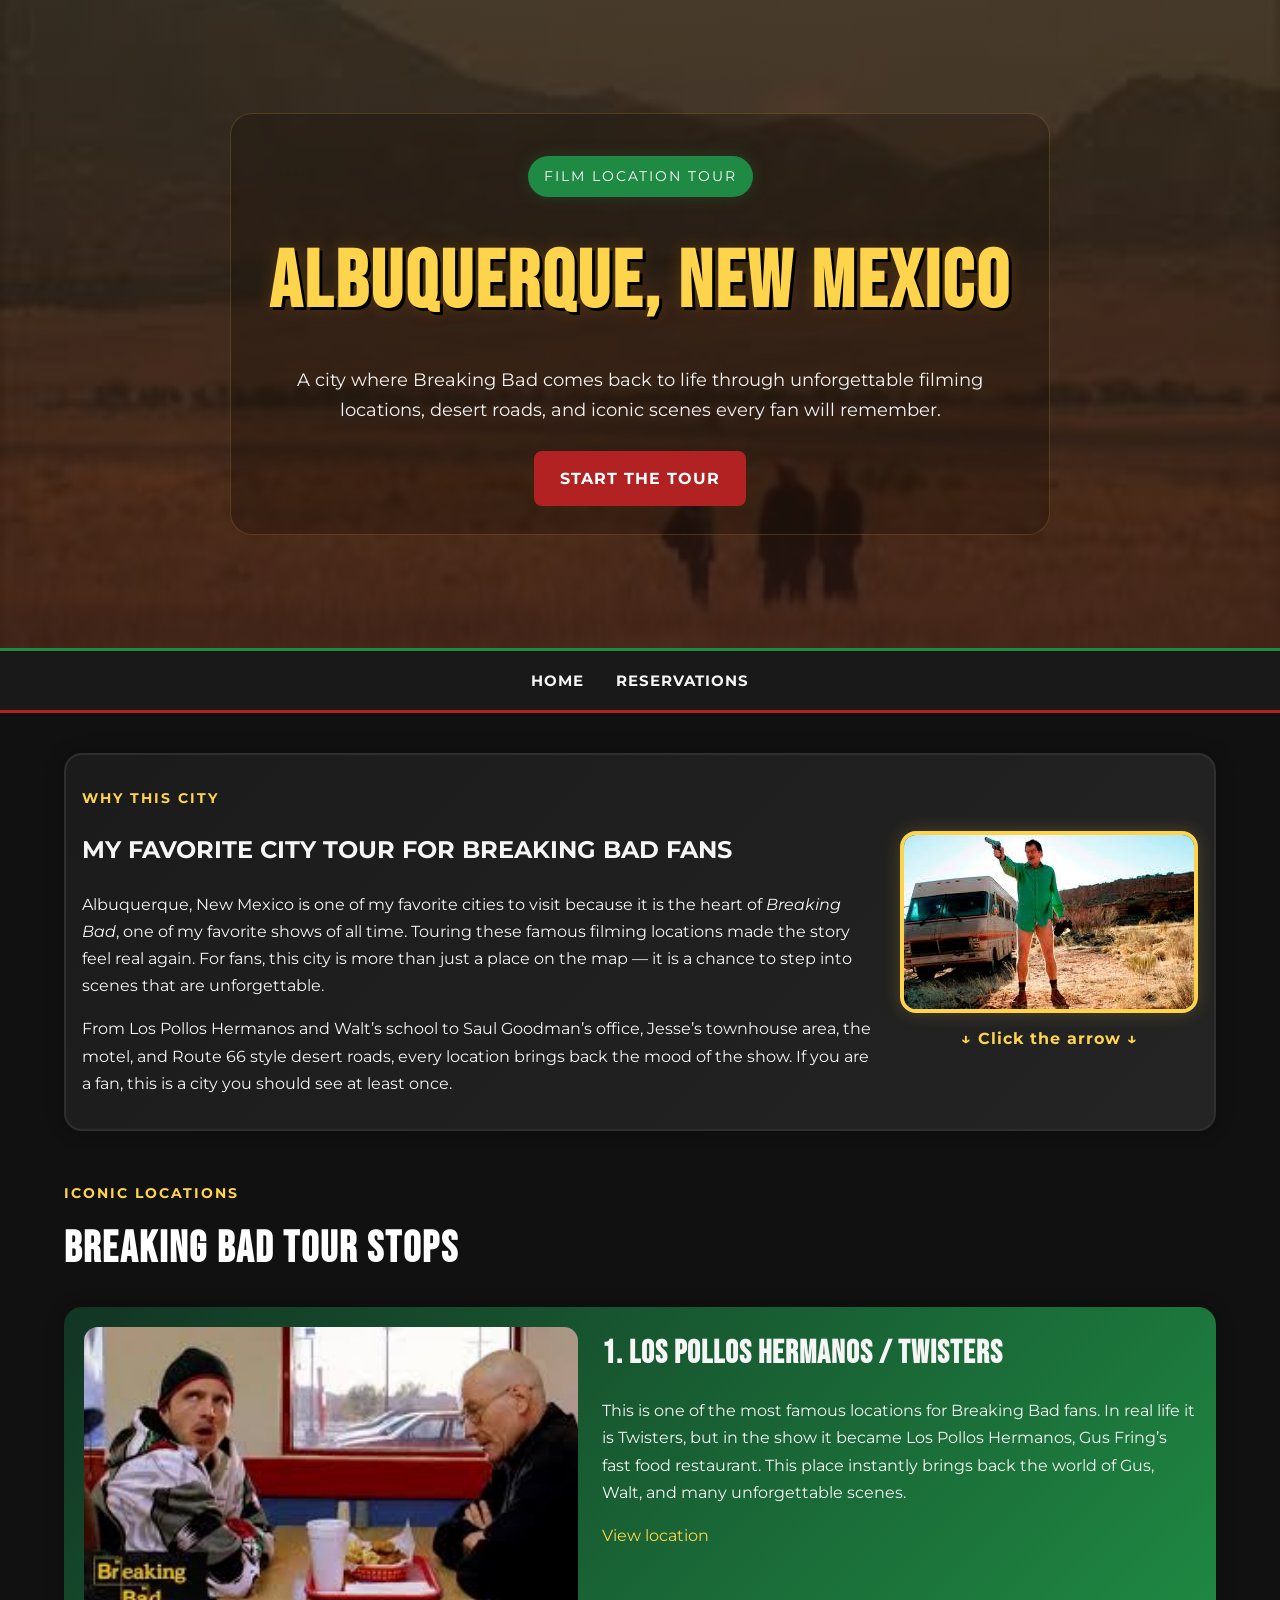
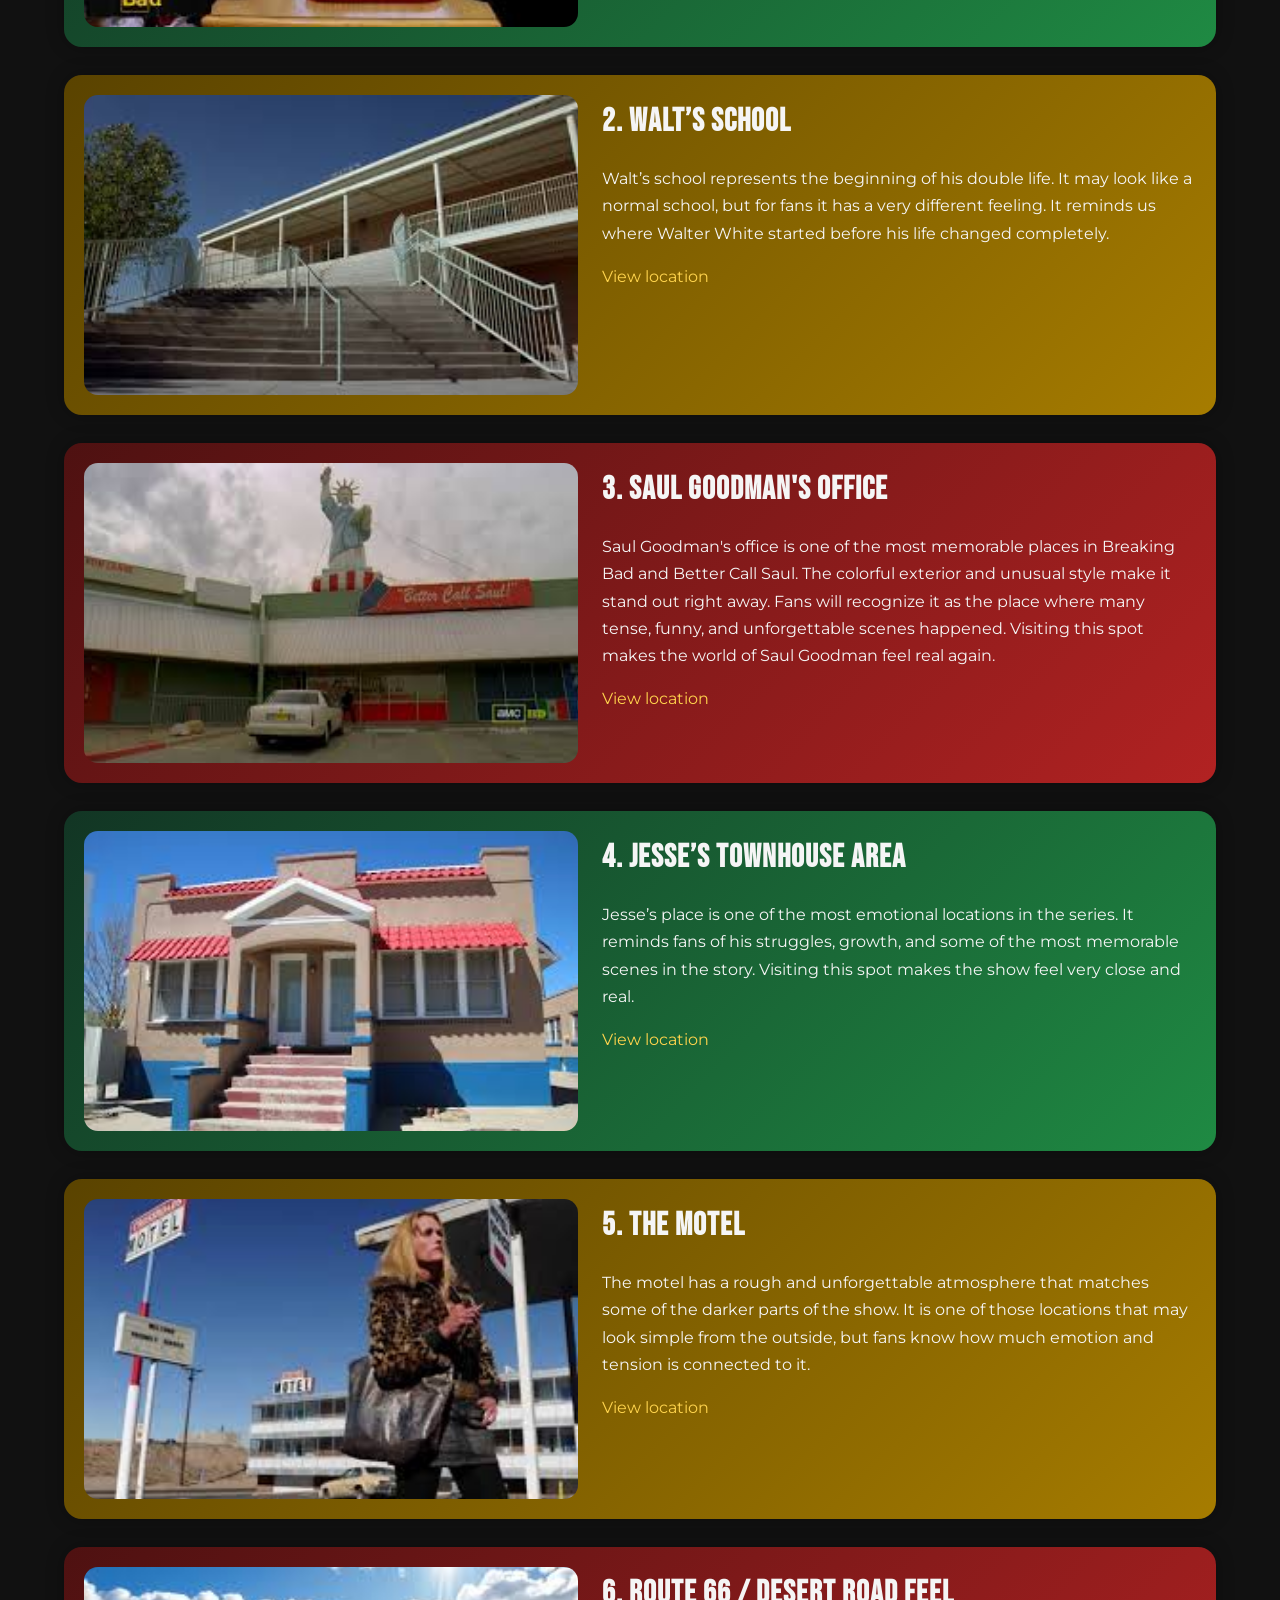
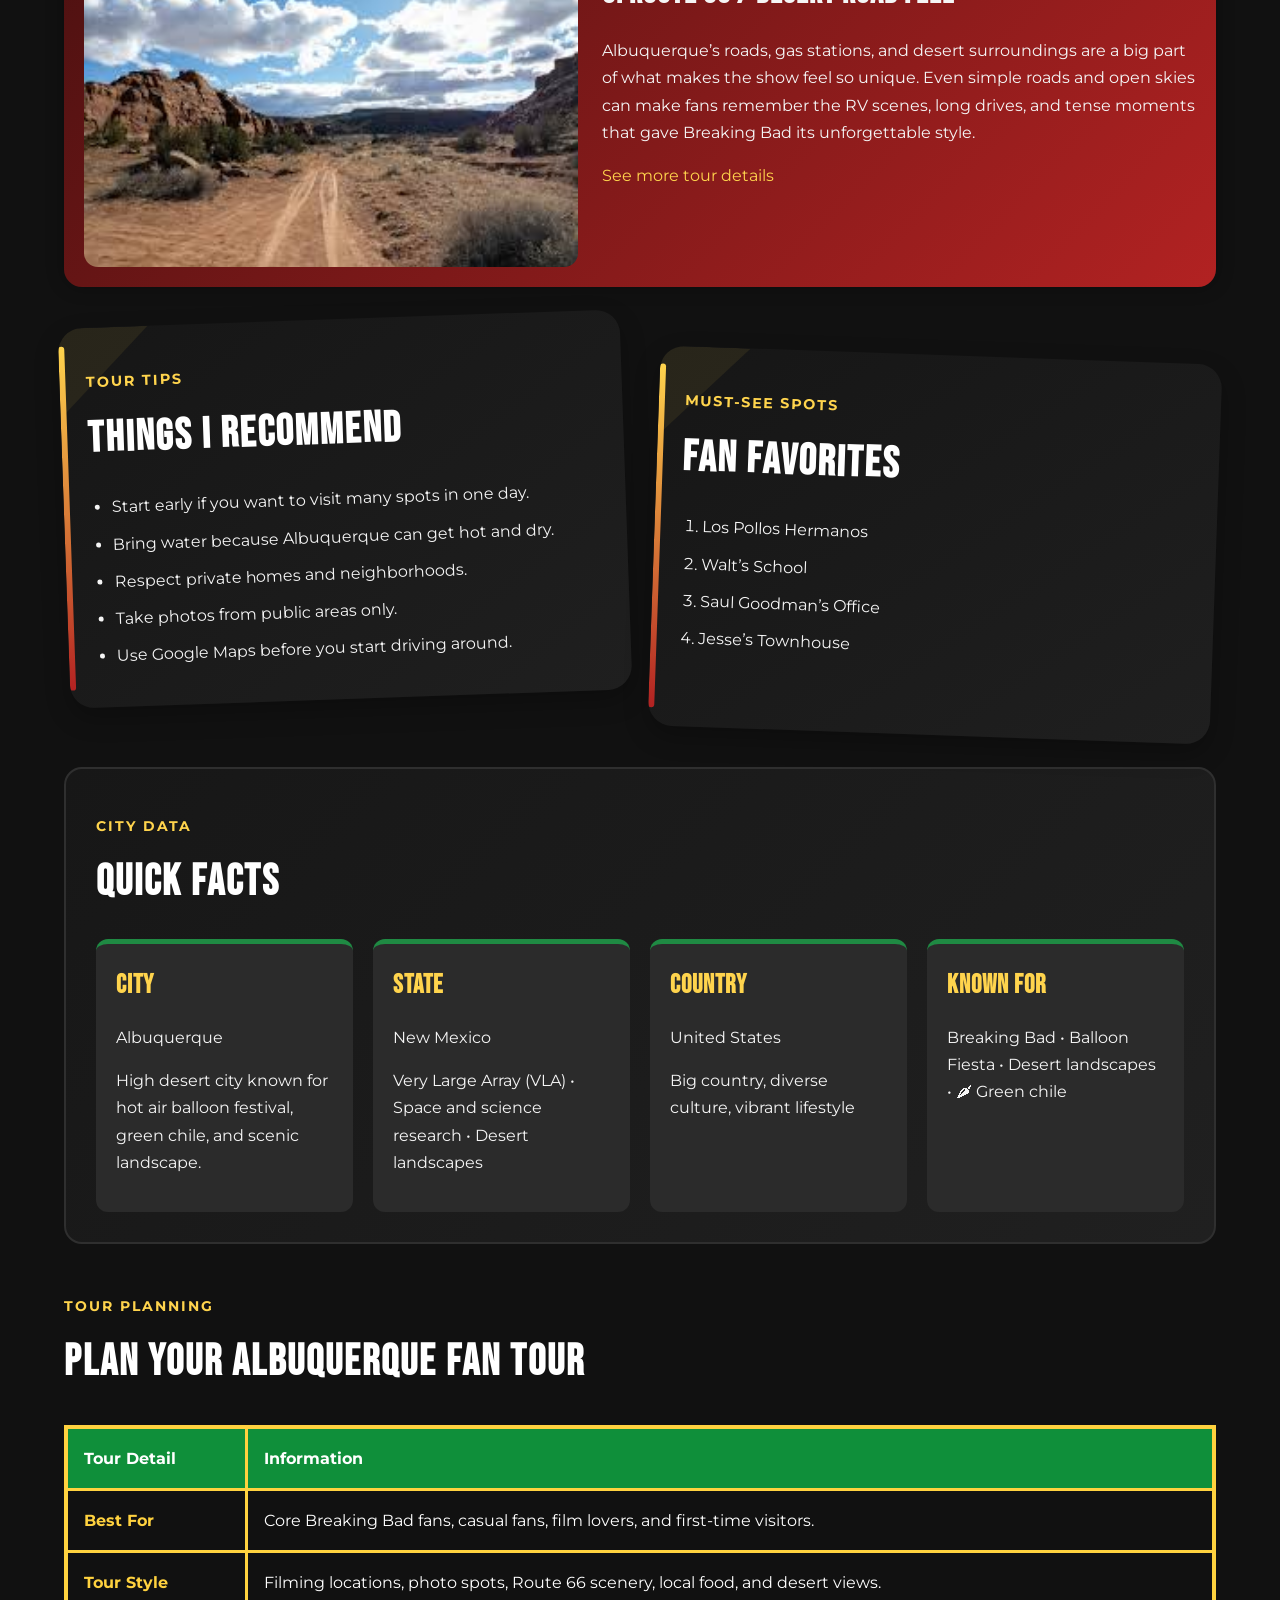
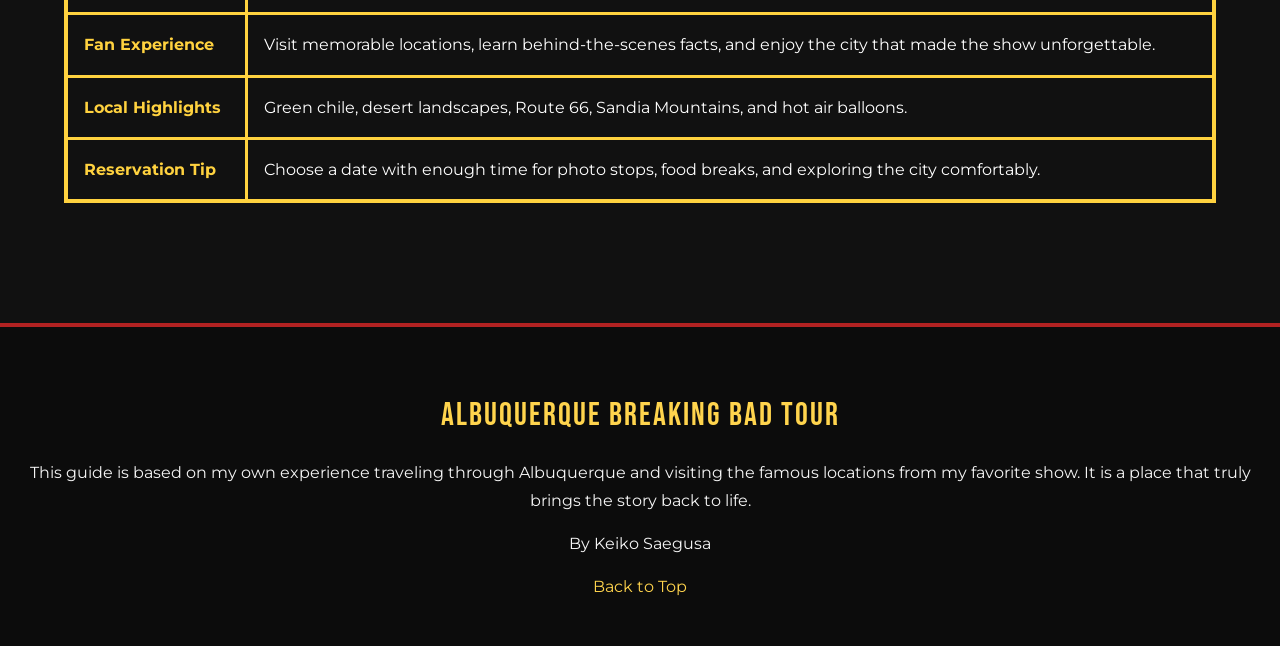
<file: Index.html>
<!DOCTYPE html>
<html lang="en">
<head>
  <meta charset="UTF-8">
  <meta name="viewport" content="width=device-width, initial-scale=1.0">
  <title>Albuquerque, New Mexico | Breaking Bad Tour</title>

  <link rel="preconnect" href="https://fonts.googleapis.com">
  <link rel="preconnect" href="https://fonts.gstatic.com" crossorigin>
  <link href="https://fonts.googleapis.com/css2?family=Bebas+Neue&family=Montserrat:wght@400;500;700&display=swap" rel="stylesheet">

  <link rel="stylesheet" href="styles.css">
</head>

<body>

  <header id="top" class="hero">
    <div class="hero-overlay">
      <p class="hero-tag">FILM LOCATION TOUR</p>
      <h1>ALBUQUERQUE, NEW MEXICO</h1>
      <p class="hero-subtitle">
        A city where Breaking Bad comes back to life through unforgettable filming locations,
        desert roads, and iconic scenes every fan will remember.
      </p>
      <a href="#intro" class="hero-button">Start the Tour</a>
    </div>
  </header>

  <nav>
    <a href="index.html">Home</a>
    <a href="reservations.html">Reservations</a>
  </nav>

  <main class="container">

    <section id="intro" class="intro-section">
      <div class="intro-text">
        <p class="section-label">WHY THIS CITY</p>
        <h1>
          MY FAVORITE CITY TOUR FOR BREAKING
          <span class="no-break">BAD FANS</span>
        </h1>
        <p>
          Albuquerque, New Mexico is one of my favorite cities to visit because it is the heart of
          <em>Breaking Bad</em>, one of my favorite shows of all time. Touring these famous filming locations
          made the story feel real again. For fans, this city is more than just a place on the map — it is
          a chance to step into scenes that are unforgettable.
        </p>
        <p>
          From Los Pollos Hermanos and Walt’s school to Saul Goodman’s office, Jesse’s townhouse area, the motel,
          and Route 66 style desert roads, every location brings back the mood of the show. If you are a fan,
          this is a city you should see at least once.
        </p>
      </div>

      <div class="click-photo" onclick="this.classList.toggle('jump')">
        <img src="OpeningSeen.jpg" alt="Famous opening scene view">
        <div class="photo-arrow">↓ Click the arrow ↓</div>
      </div>
    </section>

    <section id="spots">
      <p class="section-label">ICONIC LOCATIONS</p>
      <h2 class="section-title">Breaking Bad Tour Stops</h2>

      <article class="tour-card card-green">
        <div class="tour-image">
          <img src="LosPollosHermanos.jpg" alt="Los Pollos Hermanos filming location">
        </div>
        <div class="tour-text">
          <h3>1. Los Pollos Hermanos / Twisters</h3>
          <p>
            This is one of the most famous locations for Breaking Bad fans. In real life it is Twisters,
            but in the show it became Los Pollos Hermanos, Gus Fring’s fast food restaurant. This place
            instantly brings back the world of Gus, Walt, and many unforgettable scenes.
          </p>
          <p>
            <a href="https://www.google.com/maps/search/4275+Isleta+Blvd+SW,+Albuquerque,+NM+87105" target="_blank">View location</a>
          </p>
        </div>
      </article>

      <article class="tour-card card-yellow">
        <div class="tour-image">
          <img src="Highschool.jpg" alt="Walt's school">
        </div>
        <div class="tour-text">
          <h3>2. Walt’s School</h3>
          <p>
            Walt’s school represents the beginning of his double life. It may look like a normal school,
            but for fans it has a very different feeling. It reminds us where Walter White started before
            his life changed completely.
          </p>
          <p>
            <a href="https://www.google.com/maps/search/Rio+Rancho+High+School,+301+Loma+Colorado+Blvd+NE,+Rio+Rancho,+NM+87124" target="_blank">View location</a>
          </p>
        </div>
      </article>

      <article class="tour-card card-red">
        <div class="tour-image">
          <img src="Saulgoodman.jpg" alt="Saul Goodman's Office">
        </div>
        <div class="tour-text">
          <h3>3. Saul Goodman's Office</h3>
          <p>
            Saul Goodman's office is one of the most memorable places in Breaking Bad and Better Call Saul.
            The colorful exterior and unusual style make it stand out right away.
            Fans will recognize it as the place where many tense, funny, and unforgettable scenes happened.
            Visiting this spot makes the world of Saul Goodman feel real again.
          </p>
          <p>
            <a href="https://maps.google.com/?q=9800+Montgomery+Blvd+NE,+Albuquerque,+NM" target="_blank">View location</a>
          </p>
        </div>
      </article>

      <article class="tour-card card-green">
        <div class="tour-image">
          <img src="Jessy'shome.jpg" alt="Jesse's home">
        </div>
        <div class="tour-text">
          <h3>4. Jesse’s Townhouse Area</h3>
          <p>
            Jesse’s place is one of the most emotional locations in the series. It reminds fans of his struggles,
            growth, and some of the most memorable scenes in the story. Visiting this spot makes the show feel
            very close and real.
          </p>
          <p>
            <a href="https://www.google.com/maps/search/322+16th+St+SW,+Albuquerque,+NM+87104" target="_blank">View location</a>
          </p>
        </div>
      </article>

      <article class="tour-card card-yellow">
        <div class="tour-image">
          <img src="CrossMotel2.jpg" alt="Crossroads Motel">
        </div>
        <div class="tour-text">
          <h3>5. The Motel</h3>
          <p>
            The motel has a rough and unforgettable atmosphere that matches some of the darker parts of the show.
            It is one of those locations that may look simple from the outside, but fans know how much emotion
            and tension is connected to it.
          </p>
          <p>
            <a href="https://www.google.com/maps/search/Crossroads+Motel,+1001+Central+Ave+NE,+Albuquerque,+NM" target="_blank">View location</a>
          </p>
        </div>
      </article>

      <article class="tour-card card-red">
        <div class="tour-image">
          <img src="Route66.jpg" alt="Route 66 in Albuquerque">
        </div>
        <div class="tour-text">
          <h3>6. Route 66 / Desert Road Feel</h3>
          <p>
            Albuquerque’s roads, gas stations, and desert surroundings are a big part of what makes the show
            feel so unique. Even simple roads and open skies can make fans remember the RV scenes, long drives,
            and tense moments that gave Breaking Bad its unforgettable style.
          </p>
          <p>
            <a href="https://www.visitalbuquerque.org/about-abq/film-tourism/breaking-bad/" target="_blank">See more tour details</a>
          </p>
        </div>
      </article>
    </section>

    <section id="tips" class="tips-section">
      <div class="tips-box tips-left">
        <p class="section-label">TOUR TIPS</p>
        <h2>Things I Recommend</h2>
        <ul>
          <li>Start early if you want to visit many spots in one day.</li>
          <li>Bring water because Albuquerque can get hot and dry.</li>
          <li>Respect private homes and neighborhoods.</li>
          <li>Take photos from public areas only.</li>
          <li>Use Google Maps before you start driving around.</li>
        </ul>
      </div>

      <div class="tips-box tips-right">
        <p class="section-label">MUST-SEE SPOTS</p>
        <h2>Fan Favorites</h2>
        <ol>
          <li>Los Pollos Hermanos</li>
          <li>Walt’s School</li>
          <li>Saul Goodman’s Office</li>
          <li>Jesse’s Townhouse</li>
        </ol>
      </div>
    </section>

    <section id="citydata" class="data-section">
      <p class="section-label">CITY DATA</p>
      <h2>Quick Facts</h2>

      <div class="data-grid">
        <div class="data-card">
          <h3>City</h3>
          <p>Albuquerque</p>
          <p class="sub-text">
            High desert city known for hot air balloon festival, green chile, and scenic landscape.
          </p>
        </div>

        <div class="data-card">
          <h3>State</h3>
          <p>New Mexico</p>
          <p class="sub-text">
            Very Large Array (VLA) • Space and science research • Desert landscapes
          </p>
        </div>

        <div class="data-card">
          <h3>Country</h3>
          <p>United States</p>
          <p class="sub-text">
            Big country, diverse culture, vibrant lifestyle
          </p>
        </div>

        <div class="data-card">
          <h3>Known For</h3>
          <p>Breaking Bad • Balloon Fiesta • Desert landscapes • 🌶 Green chile</p>
        </div>
      </div>
    </section>

    <section class="tour-info">
      <p class="section-label">TOUR PLANNING</p>
      <h2>Plan Your Albuquerque Fan Tour</h2>

      <table class="tour-table" style="width: 100%; border-collapse: collapse; border: 4px solid #ffd23f; margin-top: 25px;">
        <thead>
          <tr>
            <th style="border: 3px solid #ffd23f; padding: 16px; background-color: #0f8f3a; color: white; text-align: left;">Tour Detail</th>
            <th style="border: 3px solid #ffd23f; padding: 16px; background-color: #0f8f3a; color: white; text-align: left;">Information</th>
          </tr>
        </thead>

        <tbody>
          <tr>
            <td style="border: 3px solid #ffd23f; padding: 16px; color: #ffd23f; font-weight: bold;">Best For</td>
            <td style="border: 3px solid #ffd23f; padding: 16px; color: white;">Core Breaking Bad fans, casual fans, film lovers, and first-time visitors.</td>
          </tr>

          <tr>
            <td style="border: 3px solid #ffd23f; padding: 16px; color: #ffd23f; font-weight: bold;">Tour Style</td>
            <td style="border: 3px solid #ffd23f; padding: 16px; color: white;">Filming locations, photo spots, Route 66 scenery, local food, and desert views.</td>
          </tr>

          <tr>
            <td style="border: 3px solid #ffd23f; padding: 16px; color: #ffd23f; font-weight: bold;">Fan Experience</td>
            <td style="border: 3px solid #ffd23f; padding: 16px; color: white;">Visit memorable locations, learn behind-the-scenes facts, and enjoy the city that made the show unforgettable.</td>
          </tr>

          <tr>
            <td style="border: 3px solid #ffd23f; padding: 16px; color: #ffd23f; font-weight: bold;">Local Highlights</td>
            <td style="border: 3px solid #ffd23f; padding: 16px; color: white;">Green chile, desert landscapes, Route 66, Sandia Mountains, and hot air balloons.</td>
          </tr>

          <tr>
            <td style="border: 3px solid #ffd23f; padding: 16px; color: #ffd23f; font-weight: bold;">Reservation Tip</td>
            <td style="border: 3px solid #ffd23f; padding: 16px; color: white;">Choose a date with enough time for photo stops, food breaks, and exploring the city comfortably.</td>
          </tr>
        </tbody>
      </table>
    </section>

  </main>

  <footer>
    <p class="footer-title">ALBUQUERQUE BREAKING BAD TOUR</p>
    <p>
      This guide is based on my own experience traveling through Albuquerque and visiting the famous locations from my favorite show.
      It is a place that truly brings the story back to life.
    </p>
    <p class="footer-author">By Keiko Saegusa</p>
    <p><a href="#top">Back to Top</a></p>
  </footer>

</body>
</html>
</file>
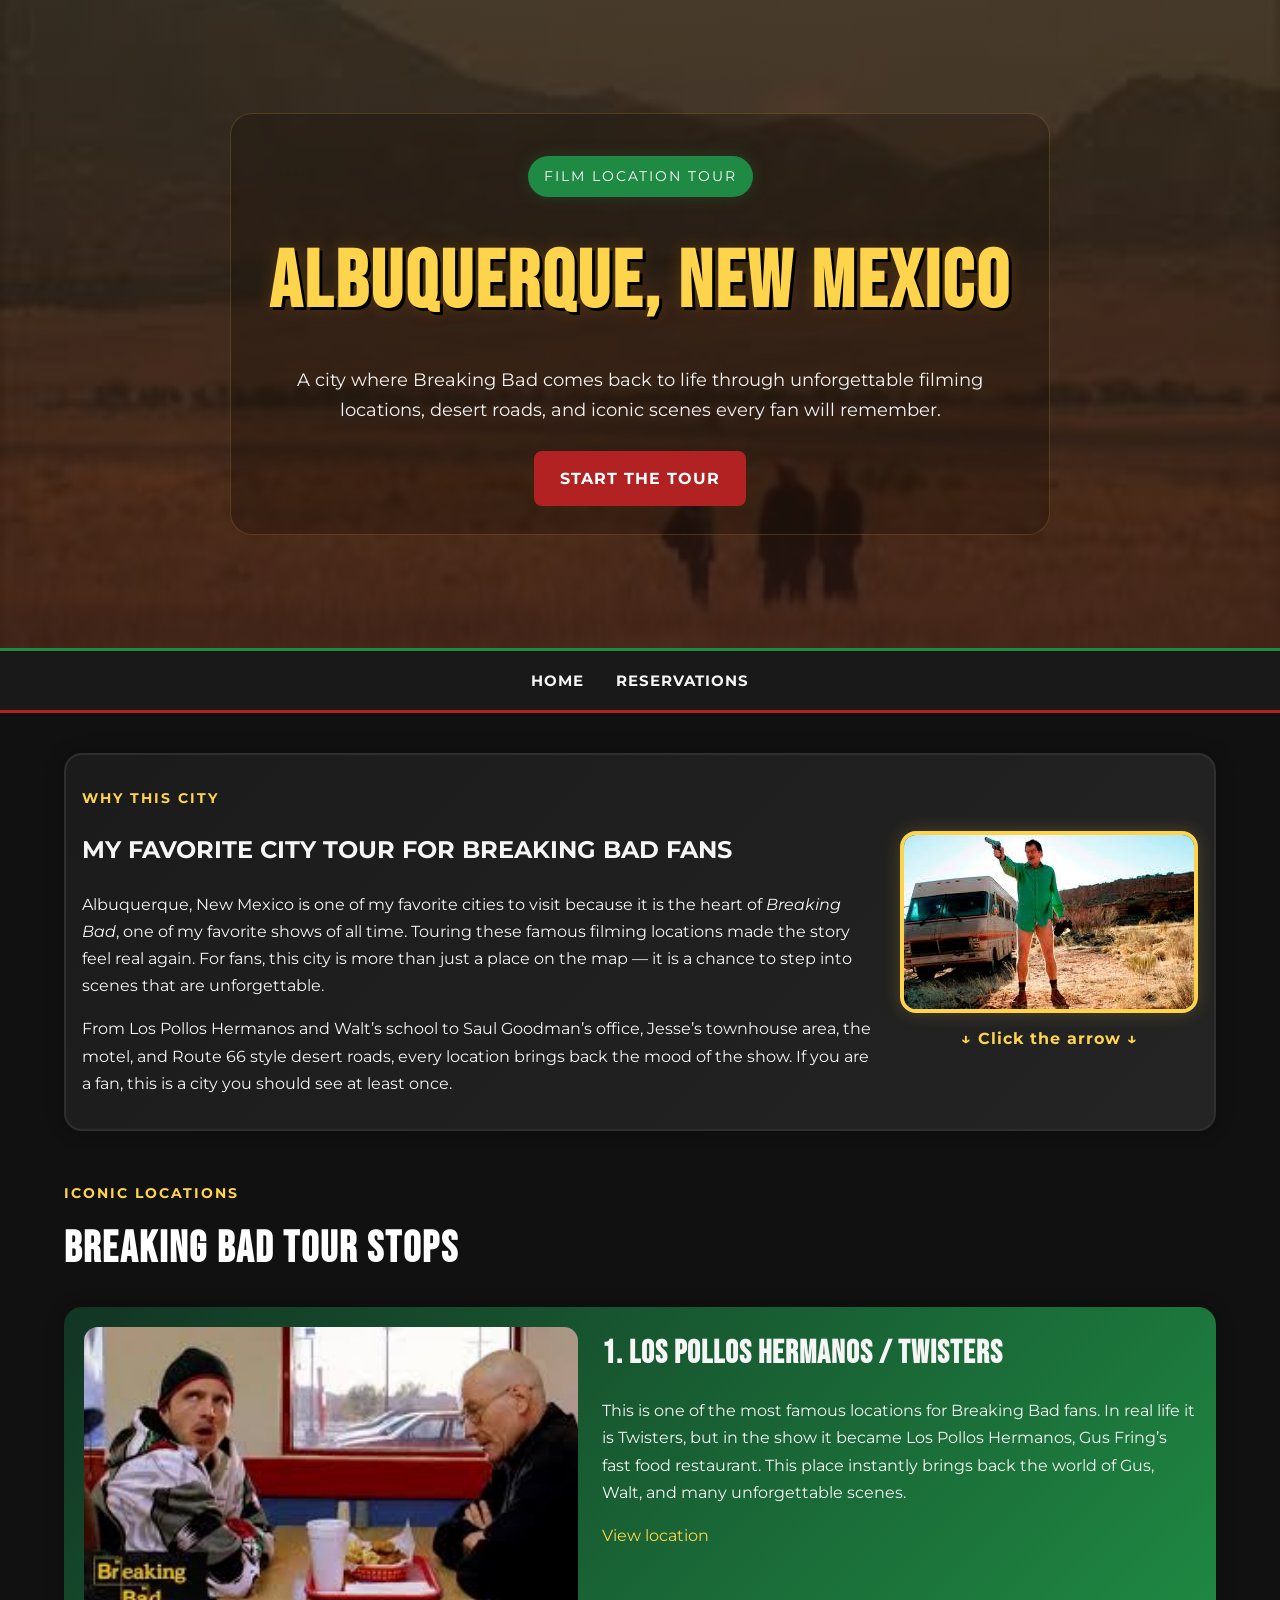
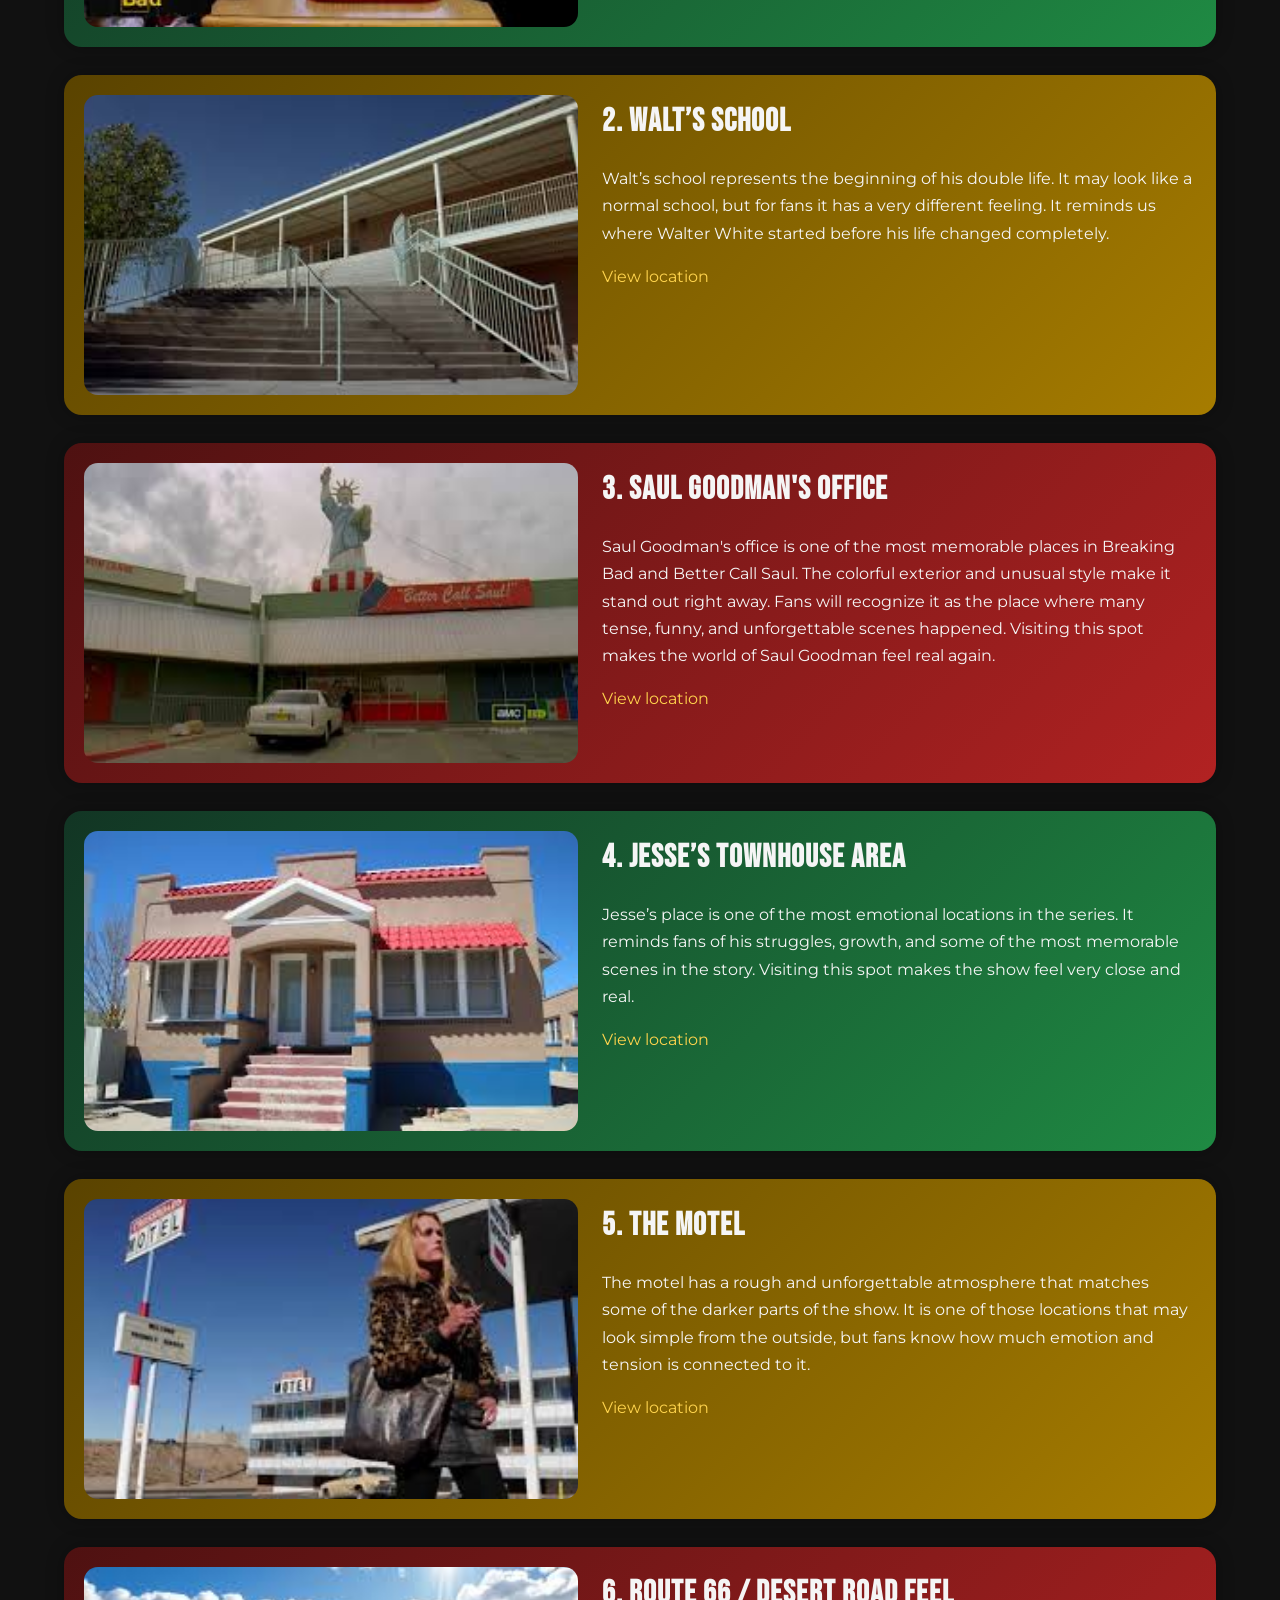
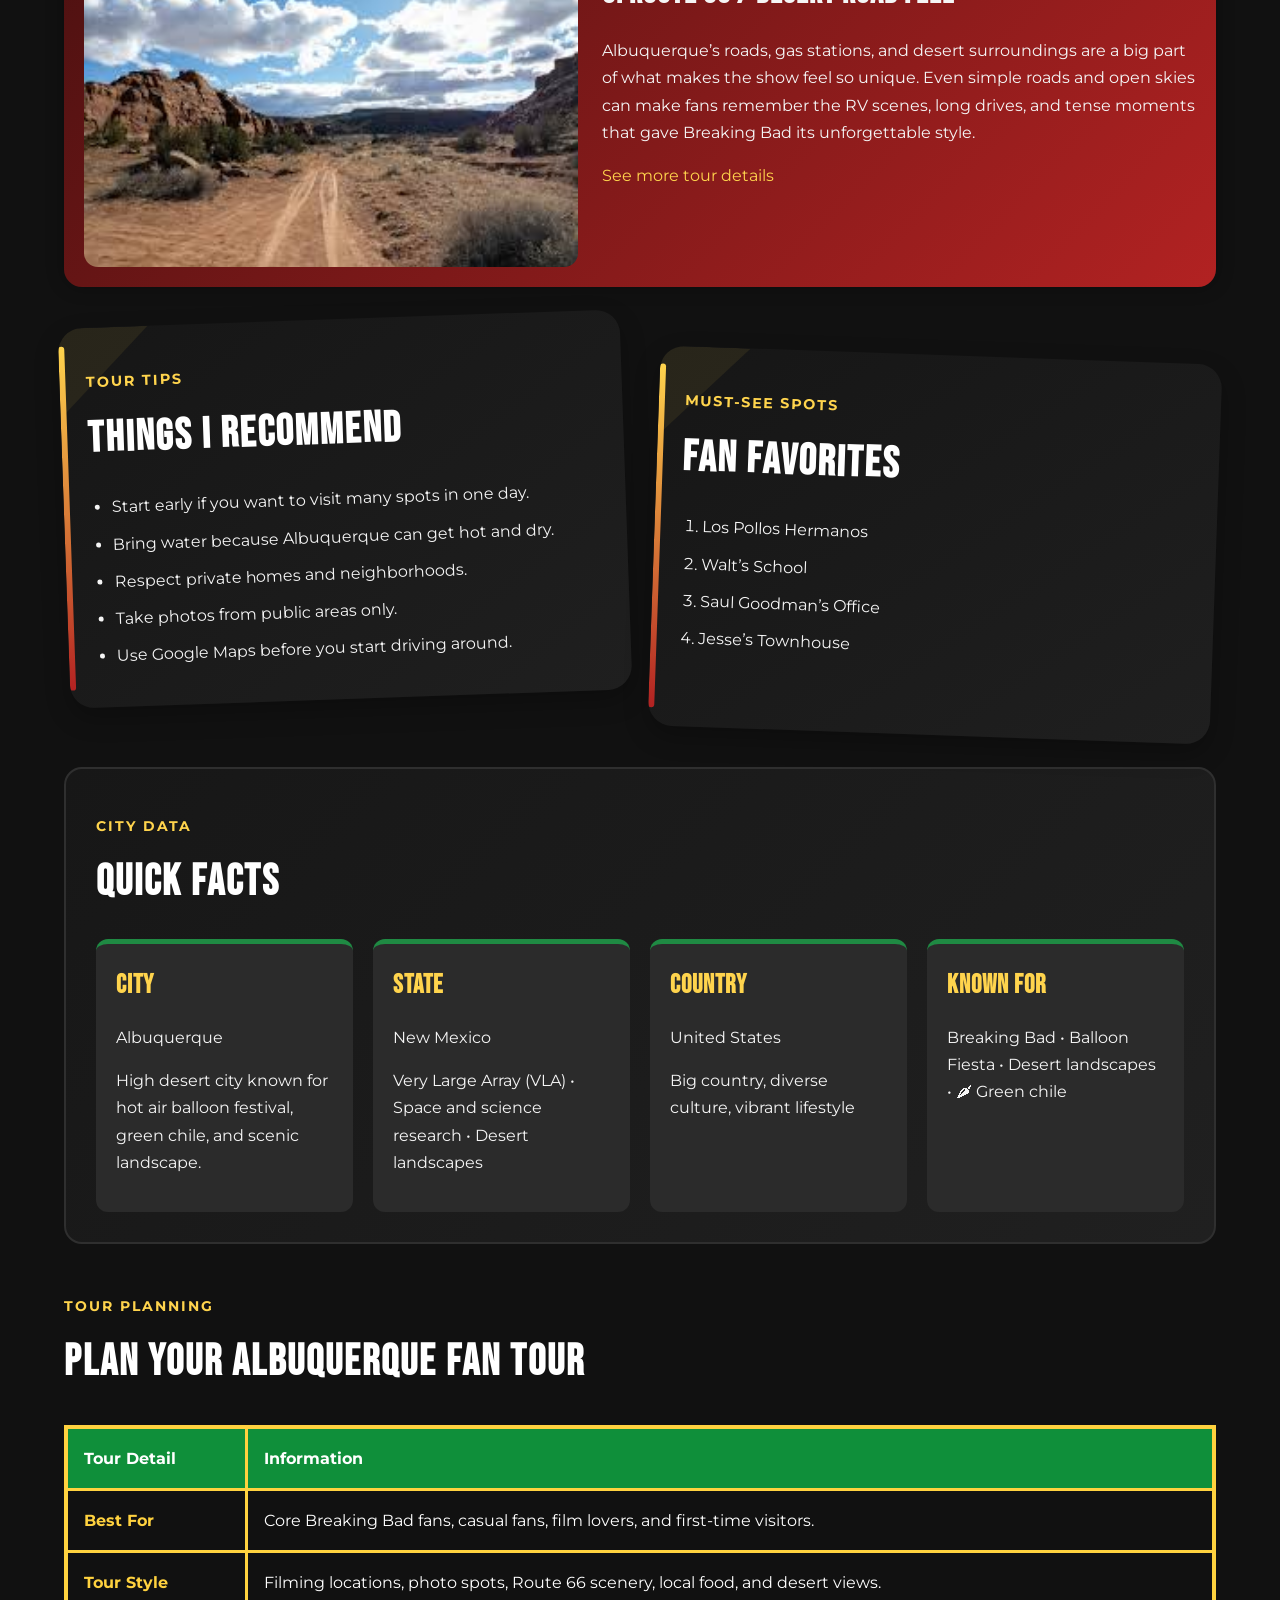
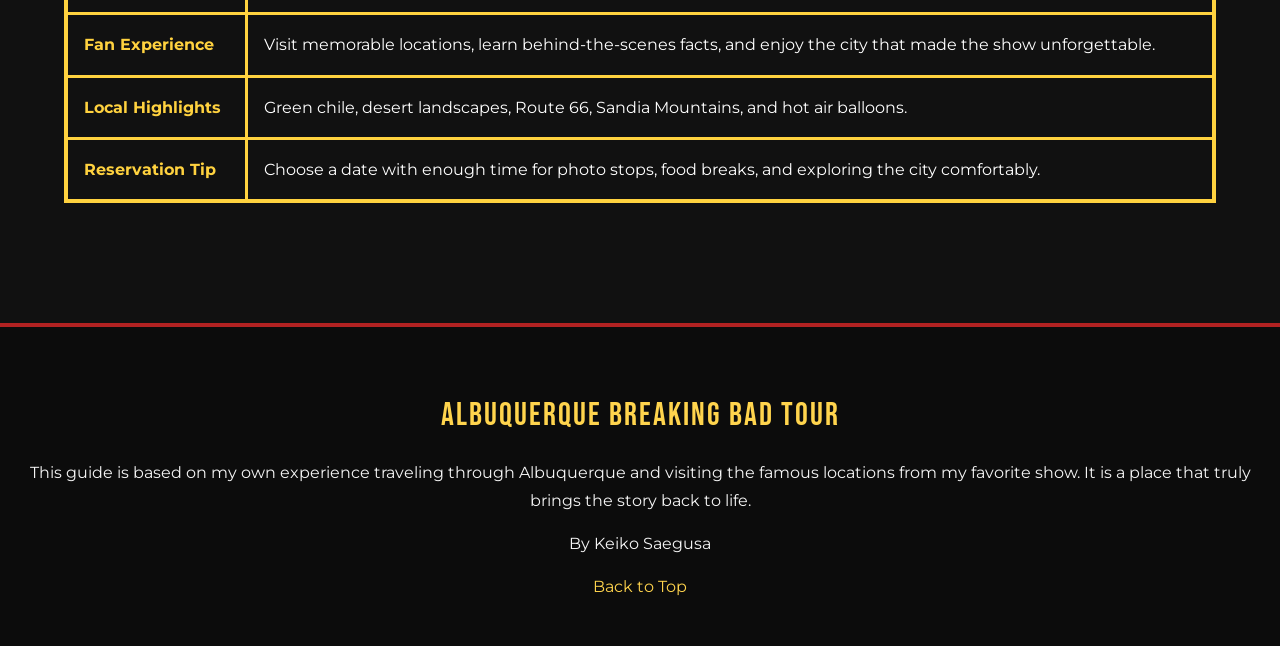
<file: index.html>
<!DOCTYPE html>
<html lang="en">
<head>
  <meta charset="UTF-8">
  <meta name="viewport" content="width=device-width, initial-scale=1.0">
  <title>Albuquerque, New Mexico | Breaking Bad Tour</title>

  <link rel="preconnect" href="https://fonts.googleapis.com">
  <link rel="preconnect" href="https://fonts.gstatic.com" crossorigin>
  <link href="https://fonts.googleapis.com/css2?family=Bebas+Neue&family=Montserrat:wght@400;500;700&display=swap" rel="stylesheet">

  <link rel="stylesheet" href="styles.css">
</head>

<body>

  <header id="top" class="hero">
    <div class="hero-overlay">
      <p class="hero-tag">FILM LOCATION TOUR</p>
      <h1>ALBUQUERQUE, NEW MEXICO</h1>
      <p class="hero-subtitle">
        A city where Breaking Bad comes back to life through unforgettable filming locations,
        desert roads, and iconic scenes every fan will remember.
      </p>
      <a href="#intro" class="hero-button">Start the Tour</a>
    </div>
  </header>

  <nav>
    <a href="index.html">Home</a>
    <a href="reservations.html">Reservations</a>
  </nav>

  <main class="container">

    <section id="intro" class="intro-section">
      <div class="intro-text">
        <p class="section-label">WHY THIS CITY</p>
        <h1>
          MY FAVORITE CITY TOUR FOR BREAKING
          <span class="no-break">BAD FANS</span>
        </h1>
        <p>
          Albuquerque, New Mexico is one of my favorite cities to visit because it is the heart of
          <em>Breaking Bad</em>, one of my favorite shows of all time. Touring these famous filming locations
          made the story feel real again. For fans, this city is more than just a place on the map — it is
          a chance to step into scenes that are unforgettable.
        </p>
        <p>
          From Los Pollos Hermanos and Walt’s school to Saul Goodman’s office, Jesse’s townhouse area, the motel,
          and Route 66 style desert roads, every location brings back the mood of the show. If you are a fan,
          this is a city you should see at least once.
        </p>
      </div>

      <div class="click-photo" onclick="this.classList.toggle('jump')">
        <img src="OpeningSeen.jpg" alt="Famous opening scene view">
        <div class="photo-arrow">↓ Click the arrow ↓</div>
      </div>
    </section>

    <section id="spots">
      <p class="section-label">ICONIC LOCATIONS</p>
      <h2 class="section-title">Breaking Bad Tour Stops</h2>

      <article class="tour-card card-green">
        <div class="tour-image">
          <img src="LosPollosHermanos.jpg" alt="Los Pollos Hermanos filming location">
        </div>
        <div class="tour-text">
          <h3>1. Los Pollos Hermanos / Twisters</h3>
          <p>
            This is one of the most famous locations for Breaking Bad fans. In real life it is Twisters,
            but in the show it became Los Pollos Hermanos, Gus Fring’s fast food restaurant. This place
            instantly brings back the world of Gus, Walt, and many unforgettable scenes.
          </p>
          <p>
            <a href="https://www.google.com/maps/search/4275+Isleta+Blvd+SW,+Albuquerque,+NM+87105" target="_blank">View location</a>
          </p>
        </div>
      </article>

      <article class="tour-card card-yellow">
        <div class="tour-image">
          <img src="Highschool.jpg" alt="Walt's school">
        </div>
        <div class="tour-text">
          <h3>2. Walt’s School</h3>
          <p>
            Walt’s school represents the beginning of his double life. It may look like a normal school,
            but for fans it has a very different feeling. It reminds us where Walter White started before
            his life changed completely.
          </p>
          <p>
            <a href="https://www.google.com/maps/search/Rio+Rancho+High+School,+301+Loma+Colorado+Blvd+NE,+Rio+Rancho,+NM+87124" target="_blank">View location</a>
          </p>
        </div>
      </article>

      <article class="tour-card card-red">
        <div class="tour-image">
          <img src="Saulgoodman.jpg" alt="Saul Goodman's Office">
        </div>
        <div class="tour-text">
          <h3>3. Saul Goodman's Office</h3>
          <p>
            Saul Goodman's office is one of the most memorable places in Breaking Bad and Better Call Saul.
            The colorful exterior and unusual style make it stand out right away.
            Fans will recognize it as the place where many tense, funny, and unforgettable scenes happened.
            Visiting this spot makes the world of Saul Goodman feel real again.
          </p>
          <p>
            <a href="https://maps.google.com/?q=9800+Montgomery+Blvd+NE,+Albuquerque,+NM" target="_blank">View location</a>
          </p>
        </div>
      </article>

      <article class="tour-card card-green">
        <div class="tour-image">
          <img src="Jessy'shome.jpg" alt="Jesse's home">
        </div>
        <div class="tour-text">
          <h3>4. Jesse’s Townhouse Area</h3>
          <p>
            Jesse’s place is one of the most emotional locations in the series. It reminds fans of his struggles,
            growth, and some of the most memorable scenes in the story. Visiting this spot makes the show feel
            very close and real.
          </p>
          <p>
            <a href="https://www.google.com/maps/search/322+16th+St+SW,+Albuquerque,+NM+87104" target="_blank">View location</a>
          </p>
        </div>
      </article>

      <article class="tour-card card-yellow">
        <div class="tour-image">
          <img src="CrossMotel2.jpg" alt="Crossroads Motel">
        </div>
        <div class="tour-text">
          <h3>5. The Motel</h3>
          <p>
            The motel has a rough and unforgettable atmosphere that matches some of the darker parts of the show.
            It is one of those locations that may look simple from the outside, but fans know how much emotion
            and tension is connected to it.
          </p>
          <p>
            <a href="https://www.google.com/maps/search/Crossroads+Motel,+1001+Central+Ave+NE,+Albuquerque,+NM" target="_blank">View location</a>
          </p>
        </div>
      </article>

      <article class="tour-card card-red">
        <div class="tour-image">
          <img src="Route66.jpg" alt="Route 66 in Albuquerque">
        </div>
        <div class="tour-text">
          <h3>6. Route 66 / Desert Road Feel</h3>
          <p>
            Albuquerque’s roads, gas stations, and desert surroundings are a big part of what makes the show
            feel so unique. Even simple roads and open skies can make fans remember the RV scenes, long drives,
            and tense moments that gave Breaking Bad its unforgettable style.
          </p>
          <p>
            <a href="https://www.visitalbuquerque.org/about-abq/film-tourism/breaking-bad/" target="_blank">See more tour details</a>
          </p>
        </div>
      </article>
    </section>

    <section id="tips" class="tips-section">
      <div class="tips-box tips-left">
        <p class="section-label">TOUR TIPS</p>
        <h2>Things I Recommend</h2>
        <ul>
          <li>Start early if you want to visit many spots in one day.</li>
          <li>Bring water because Albuquerque can get hot and dry.</li>
          <li>Respect private homes and neighborhoods.</li>
          <li>Take photos from public areas only.</li>
          <li>Use Google Maps before you start driving around.</li>
        </ul>
      </div>

      <div class="tips-box tips-right">
        <p class="section-label">MUST-SEE SPOTS</p>
        <h2>Fan Favorites</h2>
        <ol>
          <li>Los Pollos Hermanos</li>
          <li>Walt’s School</li>
          <li>Saul Goodman’s Office</li>
          <li>Jesse’s Townhouse</li>
        </ol>
      </div>
    </section>

    <section id="citydata" class="data-section">
      <p class="section-label">CITY DATA</p>
      <h2>Quick Facts</h2>

      <div class="data-grid">
        <div class="data-card">
          <h3>City</h3>
          <p>Albuquerque</p>
          <p class="sub-text">
            High desert city known for hot air balloon festival, green chile, and scenic landscape.
          </p>
        </div>

        <div class="data-card">
          <h3>State</h3>
          <p>New Mexico</p>
          <p class="sub-text">
            Very Large Array (VLA) • Space and science research • Desert landscapes
          </p>
        </div>

        <div class="data-card">
          <h3>Country</h3>
          <p>United States</p>
          <p class="sub-text">
            Big country, diverse culture, vibrant lifestyle
          </p>
        </div>

        <div class="data-card">
          <h3>Known For</h3>
          <p>Breaking Bad • Balloon Fiesta • Desert landscapes • 🌶 Green chile</p>
        </div>
      </div>
    </section>

    <section class="tour-info">
      <p class="section-label">TOUR PLANNING</p>
      <h2>Plan Your Albuquerque Fan Tour</h2>

      <table class="tour-table" style="width: 100%; border-collapse: collapse; border: 4px solid #ffd23f; margin-top: 25px;">
        <thead>
          <tr>
            <th style="border: 3px solid #ffd23f; padding: 16px; background-color: #0f8f3a; color: white; text-align: left;">Tour Detail</th>
            <th style="border: 3px solid #ffd23f; padding: 16px; background-color: #0f8f3a; color: white; text-align: left;">Information</th>
          </tr>
        </thead>

        <tbody>
          <tr>
            <td style="border: 3px solid #ffd23f; padding: 16px; color: #ffd23f; font-weight: bold;">Best For</td>
            <td style="border: 3px solid #ffd23f; padding: 16px; color: white;">Core Breaking Bad fans, casual fans, film lovers, and first-time visitors.</td>
          </tr>

          <tr>
            <td style="border: 3px solid #ffd23f; padding: 16px; color: #ffd23f; font-weight: bold;">Tour Style</td>
            <td style="border: 3px solid #ffd23f; padding: 16px; color: white;">Filming locations, photo spots, Route 66 scenery, local food, and desert views.</td>
          </tr>

          <tr>
            <td style="border: 3px solid #ffd23f; padding: 16px; color: #ffd23f; font-weight: bold;">Fan Experience</td>
            <td style="border: 3px solid #ffd23f; padding: 16px; color: white;">Visit memorable locations, learn behind-the-scenes facts, and enjoy the city that made the show unforgettable.</td>
          </tr>

          <tr>
            <td style="border: 3px solid #ffd23f; padding: 16px; color: #ffd23f; font-weight: bold;">Local Highlights</td>
            <td style="border: 3px solid #ffd23f; padding: 16px; color: white;">Green chile, desert landscapes, Route 66, Sandia Mountains, and hot air balloons.</td>
          </tr>

          <tr>
            <td style="border: 3px solid #ffd23f; padding: 16px; color: #ffd23f; font-weight: bold;">Reservation Tip</td>
            <td style="border: 3px solid #ffd23f; padding: 16px; color: white;">Choose a date with enough time for photo stops, food breaks, and exploring the city comfortably.</td>
          </tr>
        </tbody>
      </table>
    </section>

  </main>

  <footer>
    <p class="footer-title">ALBUQUERQUE BREAKING BAD TOUR</p>
    <p>
      This guide is based on my own experience traveling through Albuquerque and visiting the famous locations from my favorite show.
      It is a place that truly brings the story back to life.
    </p>
    <p class="footer-author">By Keiko Saegusa</p>
    <p><a href="#top">Back to Top</a></p>
  </footer>

</body>
</html>
</file>
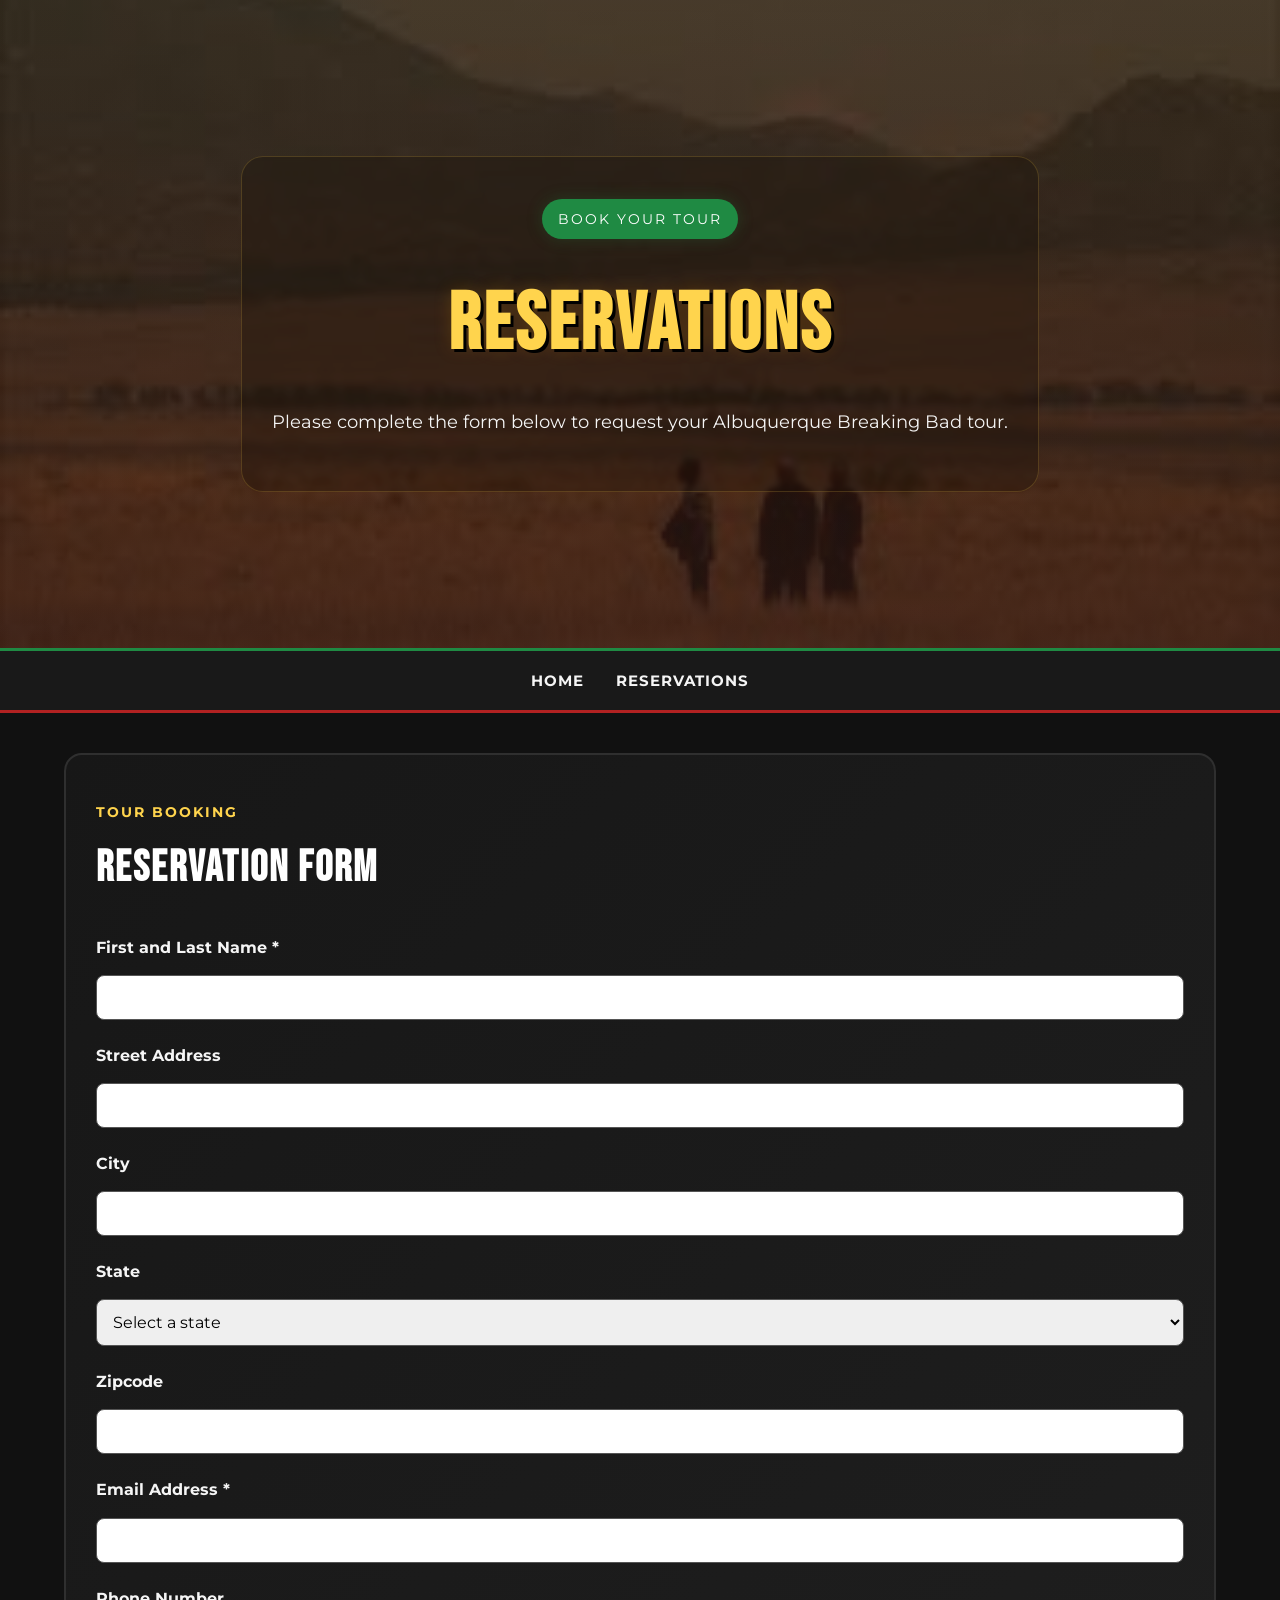
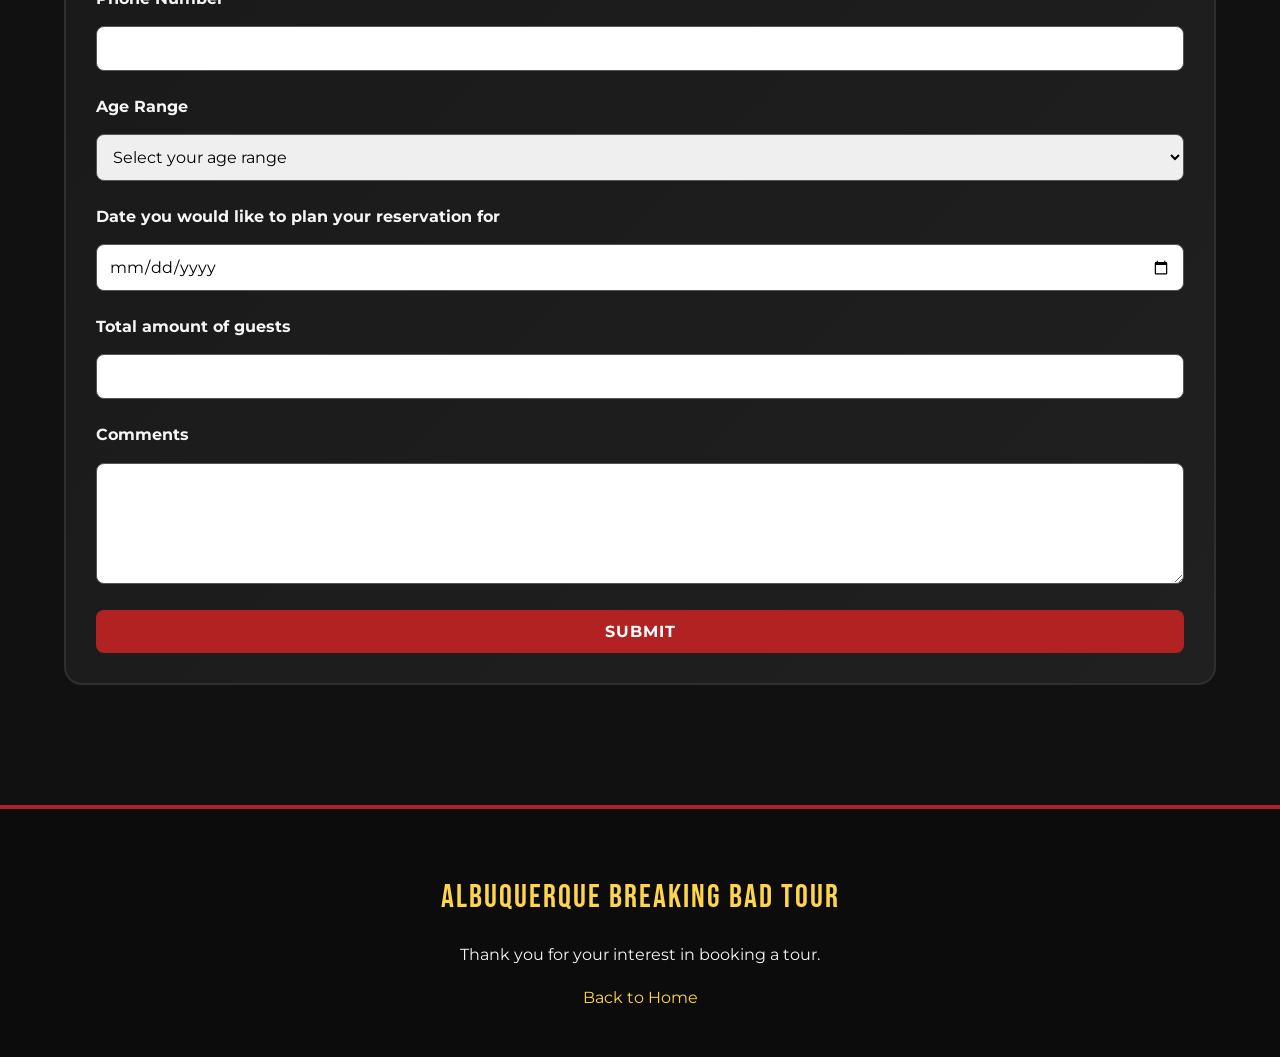
<file: reservations.html>
<!DOCTYPE html>
<html lang="en">
<head>
  <meta charset="UTF-8">
  <meta name="viewport" content="width=device-width, initial-scale=1.0">
  <title>Reservations | Albuquerque Breaking Bad Tour</title>

  <link rel="preconnect" href="https://fonts.googleapis.com">
  <link rel="preconnect" href="https://fonts.gstatic.com" crossorigin>
  <link href="https://fonts.googleapis.com/css2?family=Bebas+Neue&family=Montserrat:wght@400;500;700&display=swap" rel="stylesheet">

  <link rel="stylesheet" href="styles.css">
</head>
<body>

  <header class="hero">
    <div class="hero-overlay">
      <p class="hero-tag">BOOK YOUR TOUR</p>
      <h1>RESERVATIONS</h1>
      <p class="hero-subtitle">
        Please complete the form below to request your Albuquerque Breaking Bad tour.
      </p>
    </div>
  </header>

  <nav>
    <a href="index.html">Home</a>
    <a href="reservations.html">Reservations</a>
  </nav>

  <main class="container">
    <section class="form-section">
      <p class="section-label">TOUR BOOKING</p>
      <h2>Reservation Form</h2>

      <form target="" method="post">
        <label for="fullname">First and Last Name *</label>
        <input type="text" id="fullname" name="fullname" required>

        <label for="street">Street Address</label>
        <input type="text" id="street" name="street">

        <label for="city">City</label>
        <input type="text" id="city" name="city">

        <label for="state">State</label>
        <select id="state" name="state">
          <option value="">Select a state</option>
          <option value="NM">New Mexico</option>
          <option value="CA">California</option>
          <option value="AZ">Arizona</option>
          <option value="TX">Texas</option>
          <option value="NV">Nevada</option>
        </select>

        <label for="zipcode">Zipcode</label>
        <input type="text" id="zipcode" name="zipcode">

        <label for="email">Email Address *</label>
        <input type="email" id="email" name="email" required>

        <label for="phone">Phone Number</label>
        <input type="tel" id="phone" name="phone">

        <label for="age">Age Range</label>
        <select id="age" name="age">
          <option value="">Select your age range</option>
          <option value="Under 18">Under 18</option>
          <option value="18-25">18-25</option>
          <option value="26-35">26-35</option>
          <option value="36-45">36-45</option>
          <option value="46-55">46-55</option>
          <option value="56+">56+</option>
        </select>

        <label for="tourdate">Date you would like to plan your reservation for</label>
        <input type="date" id="tourdate" name="tourdate">

        <label for="guests">Total amount of guests</label>
        <input type="number" id="guests" name="guests" min="1">

        <label for="comments">Comments</label>
        <textarea id="comments" name="comments" rows="5"></textarea>

        <input type="submit" value="Submit">
      </form>
    </section>
  </main>

  <footer>
    <p class="footer-title">ALBUQUERQUE BREAKING BAD TOUR</p>
    <p>Thank you for your interest in booking a tour.</p>
    <p><a href="index.html">Back to Home</a></p>
  </footer>

</body>
</html>
</file>
<file: styles.css>
* {
  box-sizing: border-box;
}

html {
  scroll-behavior: smooth;
}

body {
  margin: 0;
  font-family: "Montserrat", sans-serif;
  background-color: #111111;
  color: #f5f5f5;
  line-height: 1.7;
}

img {
  max-width: 100%;
  display: block;
}

a {
  color: #ffd44d;
  text-decoration: none;
}

a:hover {
  color: #ffffff;
}

.hero {
  position: relative;
  background-image:
    linear-gradient(rgba(0, 0, 0, 0.55), rgba(17, 17, 17, 0.82)),
    url("Nature2.jpg");
  background-size: cover;
  background-position: center 35%;
  min-height: 72vh;
  display: flex;
  align-items: center;
  justify-content: center;
  text-align: center;
  padding: 30px;
  overflow: hidden;
}

.hero-overlay {
  position: relative;
  z-index: 1;
  max-width: 820px;
  padding: 28px 30px;
  background: rgba(20, 12, 6, 0.28);
  border: 1px solid rgba(255, 212, 77, 0.18);
  border-radius: 22px;
  backdrop-filter: blur(2px);
}

.hero-tag {
  display: inline-block;
  background-color: #1f8a43;
  color: white;
  padding: 8px 16px;
  border-radius: 30px;
  font-size: 0.9rem;
  letter-spacing: 2px;
  margin-bottom: 18px;
  box-shadow: 0 0 16px rgba(31, 138, 67, 0.25);
}

.hero h1 {
  font-family: "Bebas Neue", sans-serif;
  font-size: 5rem;
  letter-spacing: 3px;
  margin: 0 0 14px;
  color: #ffd44d;
  text-shadow: 3px 3px 0 #000, 0 0 18px rgba(255, 174, 0, 0.18);
}
.hero-subtitle {
  max-width: 760px;
  margin: 0 auto 26px;
  font-size: 1.1rem;
}

.hero-button {
  display: inline-block;
  background-color: #b22222;
  color: white;
  padding: 14px 26px;
  border-radius: 8px;
  font-weight: 700;
  text-transform: uppercase;
  letter-spacing: 1px;
}

.hero-button:hover {
  background-color: #ffd44d;
  color: #111111;
}
.hero::after {
  content: "";
  position: absolute;
  inset: 0;
  background: linear-gradient(
    to bottom,
    rgba(255, 166, 0, 0.06),
    rgba(139, 46, 26, 0.18)
  );
  pointer-events: none;
}
nav {
  background-color: #191919;
  text-align: center;
  padding: 16px 12px;
  border-top: 3px solid #1f8a43;
  border-bottom: 3px solid #b22222;
  position: sticky;
  top: 0;
  z-index: 1000;
}

nav a {
  color: #f5f5f5;
  margin: 0 14px;
  font-weight: 700;
  text-transform: uppercase;
  letter-spacing: 1px;
  font-size: 0.92rem;
}

nav a:hover {
  color: #ffd44d;
}

.container {
  width: 90%;
  max-width: 1200px;
  margin: 0 auto;
  padding: 40px 0 70px;
}

section {
  margin-bottom: 50px;
}

.section-label {
  color: #ffd44d;
  font-size: 0.9rem;
  text-transform: uppercase;
  letter-spacing: 2px;
  margin-bottom: 8px;
  font-weight: 700;
}

.section-title,
section h2 {
  font-family: "Bebas Neue", sans-serif;
  font-size: 2.7rem;
  letter-spacing: 2px;
  margin-top: 0;
  margin-bottom: 20px;
  color: #ffffff;
}

.intro-section {
  display: flex;
  flex-wrap: wrap;
  gap: 20px;
  align-items: center;
  background: linear-gradient(135deg, #1b1b1b, #242424);
  border: 2px solid #2f2f2f;
  border-radius: 18px;
  padding: 16px;
  box-shadow: 0 0 18px rgba(0, 0, 0, 0.3);
}

.intro-text {
  flex: 1 1 420px;
}

.intro-image {
  flex: 1 1 320px;
}

.intro-image img {
  border-radius: 16px;
  border: 4px solid #ffd44d;
  box-shadow: 0 0 18px rgba(255, 212, 77, 0.2);
}

.tour-card {
  display: flex;
  flex-wrap: wrap;
  gap: 24px;
  align-items: flex-start;
  margin-bottom: 28px;
  border-radius: 18px;
  overflow: hidden;
  padding: 20px;
  box-shadow: 0 0 18px rgba(0, 0, 0, 0.3);
}

.tour-image {
  flex: 1 1 320px;
}

.tour-image img {
  width: 100%;
  height: 300px;
  object-fit: cover;
  border-radius: 14px;
}

.tour-text {
  flex: 1 1 420px;
}

.tour-text h3 {
  font-family: "Bebas Neue", sans-serif;
  letter-spacing: 1px;
  font-size: 2rem;
  margin-top: 0;
  margin-bottom: 12px;
}

.card-green {
  background: linear-gradient(135deg, #123524, #1f8a43);
}

.card-yellow {
  background: linear-gradient(135deg, #5a4300, #a67c00);
}

.card-red {
  background: linear-gradient(135deg, #4e1111, #b22222);
}

.tips-section {
  display: flex;
  flex-wrap: wrap;
  gap: 28px;
  align-items: stretch;
}

.tips-box {
  position: relative;
  flex: 1 1 320px;
  background: linear-gradient(145deg, #161616, #1f1f1f);
  padding: 28px 26px;
  border-radius: 24px;
  overflow: hidden;
  box-shadow: 0 10px 24px rgba(0, 0, 0, 0.25);
}

/* 左上の飾り */
.tips-box::before {
  content: "";
  position: absolute;
  top: 0;
  left: 0;
  width: 90px;
  height: 90px;
  background: rgba(255, 212, 77, 0.08);
  clip-path: polygon(0 0, 100% 0, 0 100%);
}

/* 左側のラインを少し柔らかく */
.tips-box::after {
  content: "";
  position: absolute;
  top: 18px;
  bottom: 18px;
  left: 0;
  width: 6px;
  background: linear-gradient(to bottom, #ffd44d, #b22222);
  border-radius: 10px;
}

.tips-box h2 {
  position: relative;
  z-index: 1;
  margin-bottom: 18px;
}

.tips-box ul,
.tips-box ol {
  position: relative;
  z-index: 1;
  padding-left: 22px;
  margin-bottom: 0;
}

.tips-box li {
  margin-bottom: 12px;
}

.tips-box ul,
.tips-box ol {
  padding-left: 22px;
  margin-bottom: 0;
}

.tips-box li {
  margin-bottom: 10px;
}
.tips-left {
  transform: translateY(-18px) rotate(-2deg);
}

.tips-right {
  transform: translateY(18px) rotate(2deg);
}

.data-section {
  background: linear-gradient(135deg, #171717, #202020);
  padding: 30px;
  border-radius: 18px;
  border: 2px solid #2f2f2f;
}

.data-grid {
  display: flex;
  flex-wrap: wrap;
  gap: 20px;
}

.data-card {
  flex: 1 1 220px;
  background-color: #2b2b2b;
  border-top: 5px solid #1f8a43;
  border-radius: 12px;
  padding: 20px;
}

.data-card h3 {
  font-family: "Bebas Neue", sans-serif;
  letter-spacing: 1px;
  font-size: 1.6rem;
  margin-top: 0;
  margin-bottom: 10px;
  color: #ffd44d;
}
.click-photo {
  display: inline-block;
  cursor: pointer;
}

.click-photo img {
  transition: transform 0.4s ease, box-shadow 0.4s ease;
}

.click-photo:active img {
  transform: scale(1.08) rotate(-2deg);
  box-shadow: 0 0 25px rgba(255, 212, 77, 0.6);
}
.click-photo {
  display: inline-block;
  cursor: pointer;
}

.click-photo img {
  transition: transform 0.3s ease, box-shadow 0.3s ease;
}

.click-photo.jump img {
  transform: scale(1.08) rotate(-3deg);
  box-shadow: 0 0 25px rgba(255, 212, 77, 0.6);
}

.click-photo img {
  border-radius: 16px;
  border: 4px solid #ffd44d; 
  box-shadow: 0 0 18px rgba(255, 212, 77, 0.2);
}

.click-photo {
  display: inline-block;
  cursor: pointer;
}

.click-photo img {
  transition: transform 0.3s ease, box-shadow 0.3s ease;
}

.click-photo.jump img {
  transform: scale(1.08) rotate(-3deg);
  box-shadow: 0 0 25px rgba(255, 212, 77, 0.6);
}
.photo-arrow {
  margin-top: 12px;
  text-align: center;
  font-size: 1rem;
  font-weight: 700;
  color: #ffd44d;
  letter-spacing: 1px;
  cursor: pointer;
  animation: bounceArrow 1.4s infinite;
}

@keyframes bounceArrow {
  0%, 100% {
    transform: translateY(0);
  }
  50% {
    transform: translateY(6px);
  }
}
footer {
  background-color: #0c0c0c;
  text-align: center;
  padding: 30px 20px;
  border-top: 4px solid #b22222;
}

.footer-title {
  font-family: "Bebas Neue", sans-serif;
  font-size: 2rem;
  letter-spacing: 2px;
  margin-bottom: 8px;
  color: #ffd44d;
}

footer a {
  color: #ffd44d;
}

footer a:hover {
  color: #ffffff;
}

@media (max-width: 900px) {
  .hero h1 {
    font-size: 3.3rem;
  }

  .section-title,
  section h2 {
    font-size: 2.2rem;
  }

  .tour-text h3 {
    font-size: 1.7rem;
  }
}

@media (max-width: 600px) {
  .hero {
    min-height: 85vh;
  }

  .hero h1 {
    font-size: 2.6rem;
  }

  nav a {
    display: inline-block;
    margin: 6px 8px;
    font-size: 0.82rem;
  }

  .container {
    width: 94%;
  }
}

.form-section {
  background: linear-gradient(135deg, #171717, #202020);
  padding: 30px;
  border-radius: 18px;
  border: 2px solid #2f2f2f;
  margin-bottom: 50px;
}

form {
  display: flex;
  flex-direction: column;
  gap: 14px;
}

label {
  font-weight: 700;
  margin-top: 8px;
}

input,
select,
textarea {
  width: 100%;
  padding: 12px;
  border: 1px solid #555;
  border-radius: 8px;
  font-family: "Montserrat", sans-serif;
  font-size: 1rem;
}

input[type="submit"] {
  background-color: #b22222;
  color: white;
  border: none;
  font-weight: 700;
  cursor: pointer;
  text-transform: uppercase;
  letter-spacing: 1px;
  margin-top: 12px;
}

input[type="submit"]:hover {
  background-color: #ffd44d;
  color: #111111;
}
</file>
